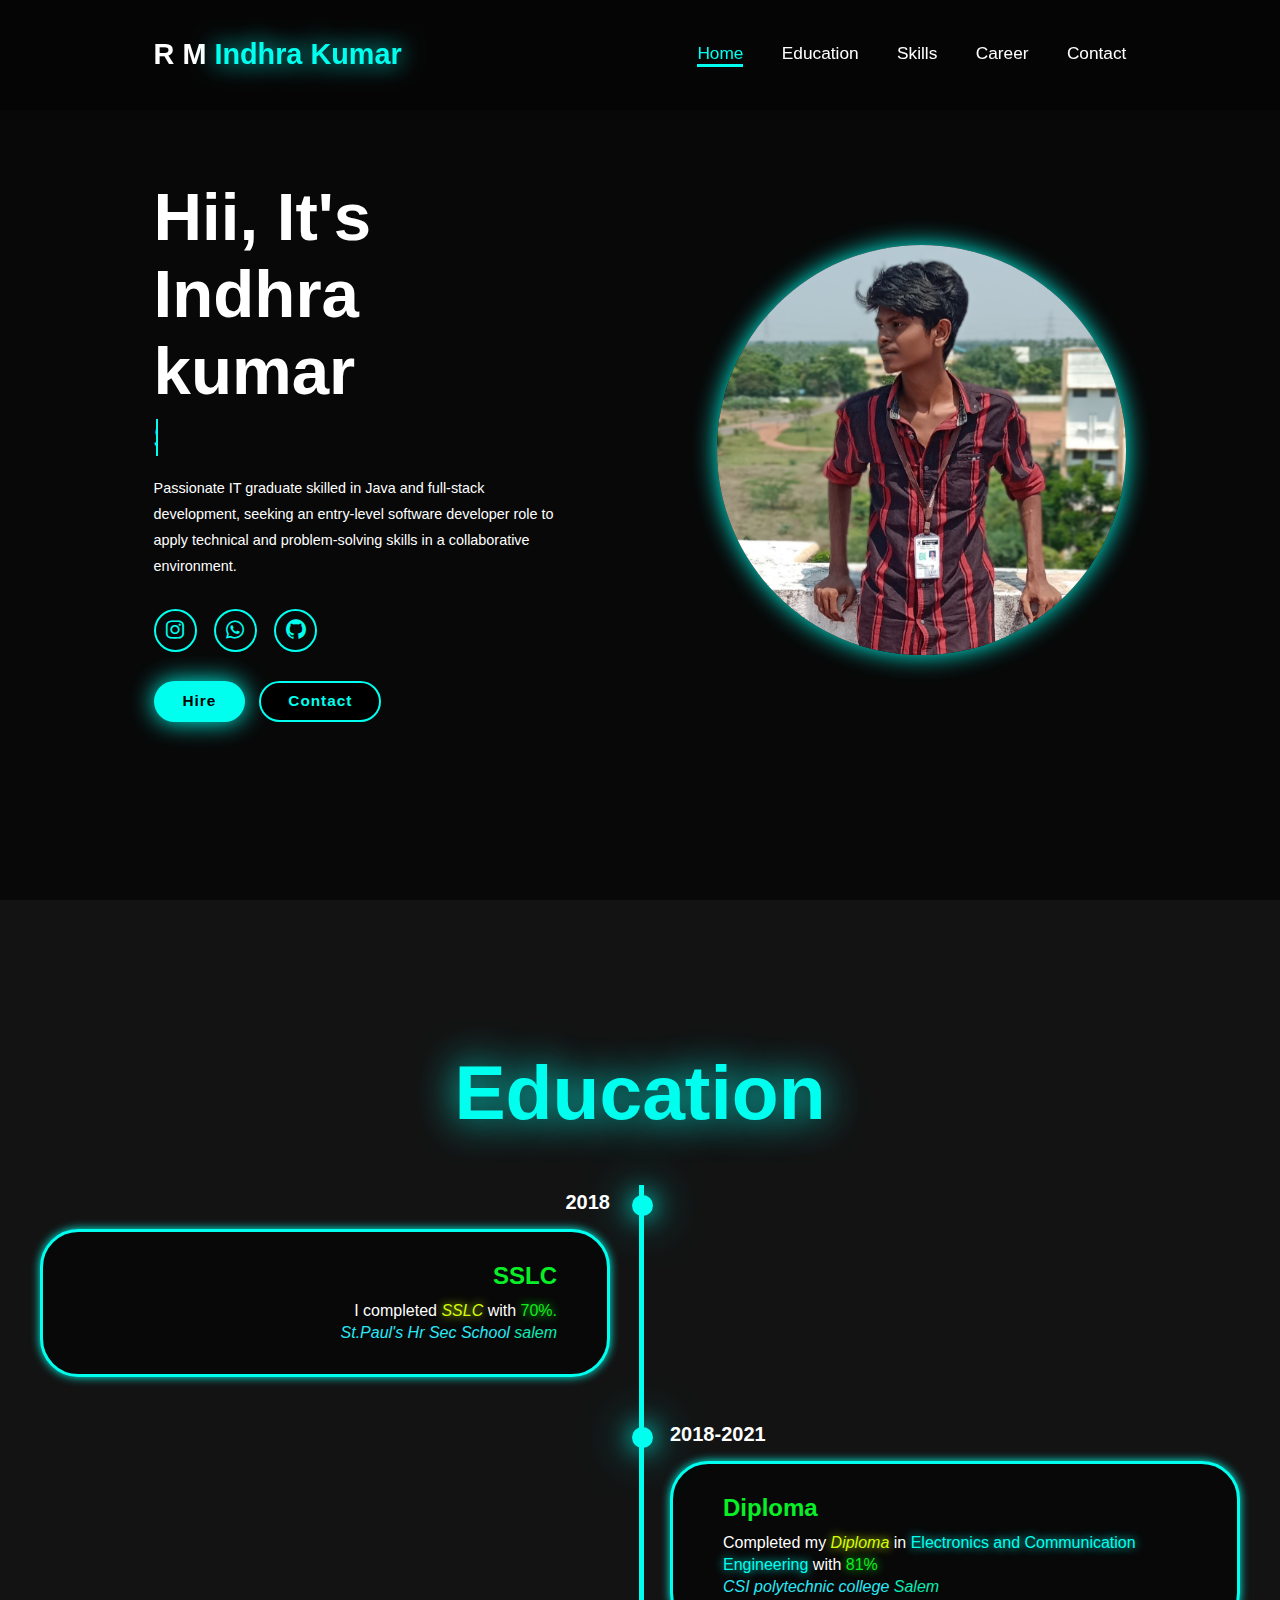
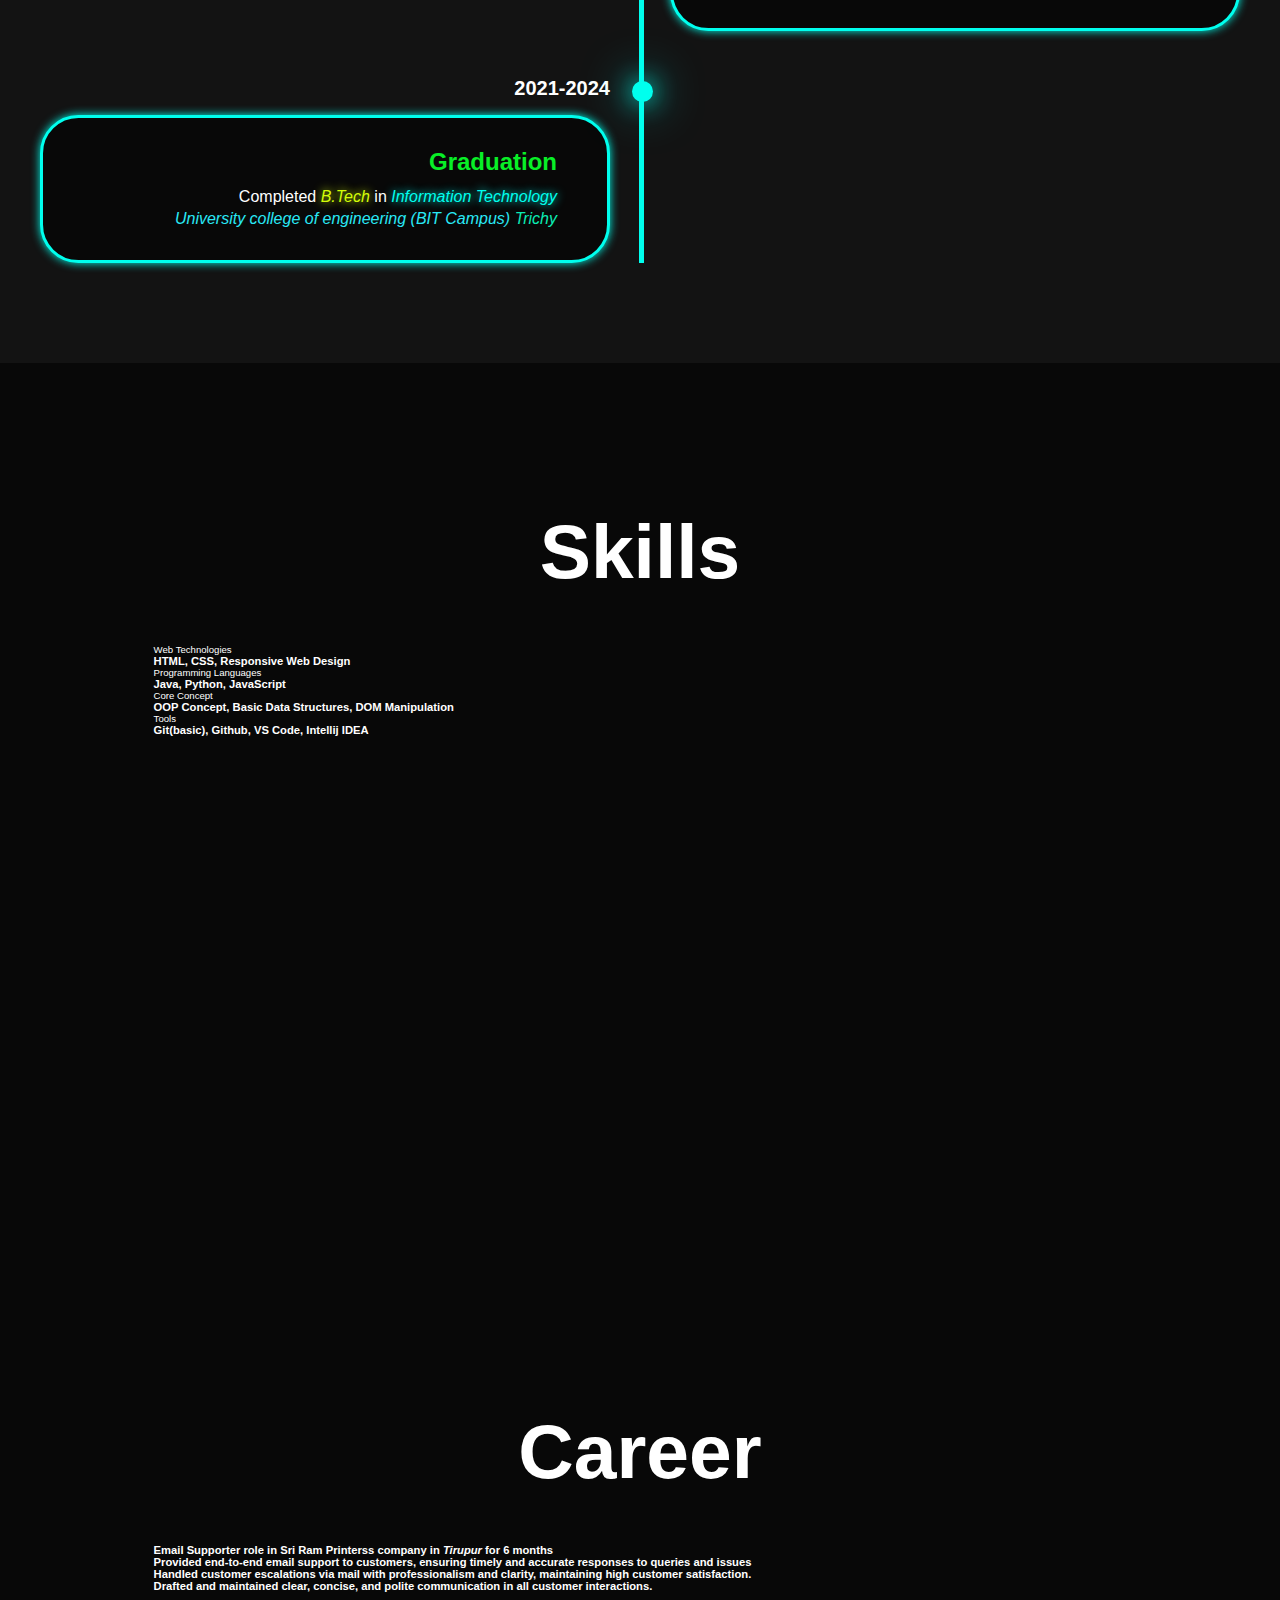
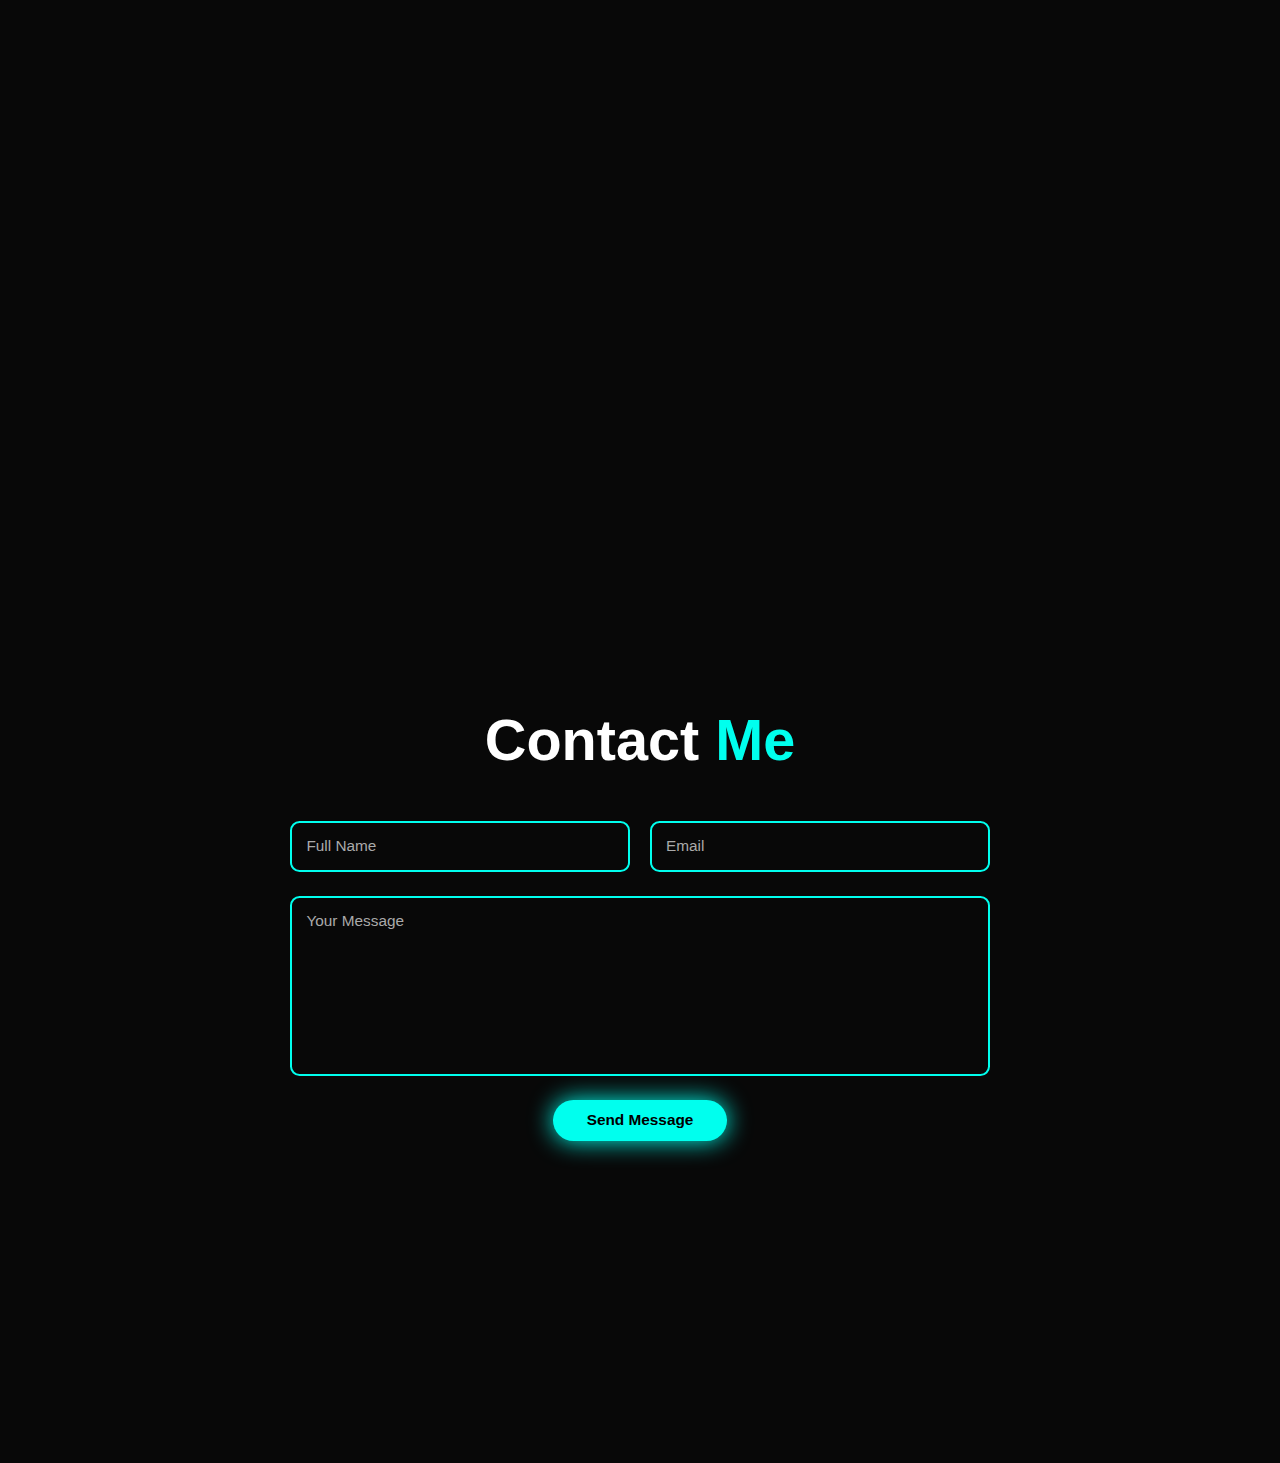
<file: index.html>
<html lang="en">
<head>
    <meta charset="UTF-8">
    <meta name="viewport" content="width=device-width, initial-scale=1.0">
    <title>_Indhrakumar_(Portfolio)</title>
    <link rel="stylesheet" href="profile.css">
    <link href='https://unpkg.com/boxicons@2.1.4/css/boxicons.min.css' rel='stylesheet'>
</head>
<body>
    <header class="header">
        <a href="#home" class="logo">R M <span> Indhra Kumar</span></a>
        <div id="menu-icon" class="menu-icon">
  <span></span>
  <span></span>
  <span></span>
</div>

        <nav class="navbar">
            <a href="#home" class="active">Home</a>
            <a href="#Education">Education</a>
            <a href="#skills">Skills</a>
            <a href="#career">Career</a>
            <a href="#contact">Contact</a>
        </nav>

    </header>
    <section class="home" id="home">
    <div class="home-content">
        <h1>
            Hii, It's <span class="name">Indhra kumar</span>
        </h1>
        <h3 class="text-animation"><span></span></h3>
        <p>Passionate IT graduate skilled in Java and full-stack development, seeking an entry-level 
software developer role to apply technical and problem-solving skills in a collaborative 
environment.</p>
        <div class="social-icons">
            <a href="https://www.instagram.com/_innocent_boy_i17/"><i class='bx bxl-instagram'></i></a>
            <a href="#"><i class='bx bxl-whatsapp'></i></a>
            <a href="https://github.com/indhrakumar"><i class='bx bxl-github'></i></a>
        </div>
        <div class="btn-group">
            <a href="#" class="btn">Hire</a>
            <a href="#contact"
            class="btn">Contact</a>
        </div>
    </div>
    <div class="home-img">
        <img src="indhar.jpg" alt="my pic">
    </div>
    </section>
    <section class="Education" id="Education">
     <h2 class="heading">Education</h2>
     <div class="timeline-items">
        <div class="timeline-item">
            <div class="timeline-dot"></div>
                <div class="timeline-date">2018</div>
                <div class="timeline-content">
                    <h3><b>SSLC</b></h3>
                    <p> I completed<span class="study"> SSLC</span> with <span class="mark">70%.</span></p>
                      <p class="name">  St.Paul's Hr Sec School<span class="place"> salem</span></p>
                </div>
            </div>
    
    
        <div class="timeline-item">
            <div class="timeline-dot"></div>
                <div class="timeline-date">2018-2021</div>
                <div class="timeline-content">
                    <h3><b>Diploma</b></h3>
                    <p>Completed my<span class="study"> Diploma</span> in<span class="dpt"> Electronics and Communication Engineering </span>with<span class="mark"> 81%</span></p>
                    <p class="name">CSI polytechnic college <span class="place">Salem</span></p>
                </div>
            </div>
        
    
    
        <div class="timeline-item">
            <div class="timeline-dot"></div>
                <div class="timeline-date">2021-2024</div>
                <div class="timeline-content">
                    <h3><b>Graduation</b></h3>
                    <p>Completed <span class="study"> B.Tech </span>in <span style="font-style: italic;"><span class="dpt"> Information Technology </span></p>
                    <p class="name">University college of engineering (BIT Campus) <span class="place">Trichy</span> </p>
                </div>
            </div>
        
        
    </div>
    
    </section>
   <section class="skills" id="skills">
    <h2 class="heading">Skills</h2>

    <div class="skill-timeline-items">

        <div class="skill-timeline-item">
            <div class="skill-timeline-dot"></div>
            <div class="skill-timeline-date">Web Technologies</div>
            <div class="skill-timeline-content">
                <h3><b>HTML, CSS, Responsive Web Design</b></h3>
            </div>
        </div>

        <div class="skill-timeline-item">
            <div class="skill-timeline-dot"></div>
            <div class="skill-timeline-date">Programming Languages</div>
            <div class="skill-timeline-content">
                <h3><b>Java, Python, JavaScript</b></h3>
            </div>
        </div>

        <div class="skill-timeline-item">
            <div class="skill-timeline-dot"></div>
            <div class="skill-timeline-date">Core Concept</div>
            <div class="skill-timeline-content">
                <h3><b>OOP Concept, Basic Data Structures, DOM Manipulation</b></h3>
            </div>
        </div>

        <div class="skill-timeline-item">
            <div class="skill-timeline-dot"></div>
            <div class="skill-timeline-date">Tools</div>
            <div class="skill-timeline-content">
                <h3><b>Git(basic), Github, VS Code, Intellij IDEA</b></h3>
            </div>
        </div>

    </div>
</section>
<section class="career" id="career">
    <h2 class="heading">Career</h2>
     <h3 class="heading2"><b class="role">Email Supporter </b>role in <b class="company">Sri Ram Printerss</b> company in <i class="loc">Tirupur</i> for <b class="period">6 months</b></h3>

    <div class="job-items">
        <div class="job-item">
            <div class="job-dot"></div>
            <div class="job-content">
                <h3>Provided end-to-end email support to customers, ensuring timely and accurate responses to queries and issues</h3>
            </div>
        </div>
         <div class="job-item">
            <div class="job-dot"></div>
            <div class="job-content">
                <h3>Handled customer escalations via mail with professionalism and clarity, maintaining high customer satisfaction.</h3>
            </div>
        </div>
         <div class="job-item">
            <div class="job-dot"></div>
            <div class="job-content">
                <h3>Drafted and maintained clear, concise, and polite communication in all customer interactions.</h3>
            </div>
        </div>
    </div>
</section>

<section class="contact" id="contact">
  <h2 class="heading">Contact <span>Me</span></h2>

  <form>
    <div class="input-group">
      <input type="text" placeholder="Full Name" required>
      <input type="email" placeholder="Email" required>
    </div>

    <textarea placeholder="Your Message" required></textarea>

    <button type="submit">Send Message</button>
  </form>
</section>


    <script src="profile.js"></script>
</body>
</html>
</file>
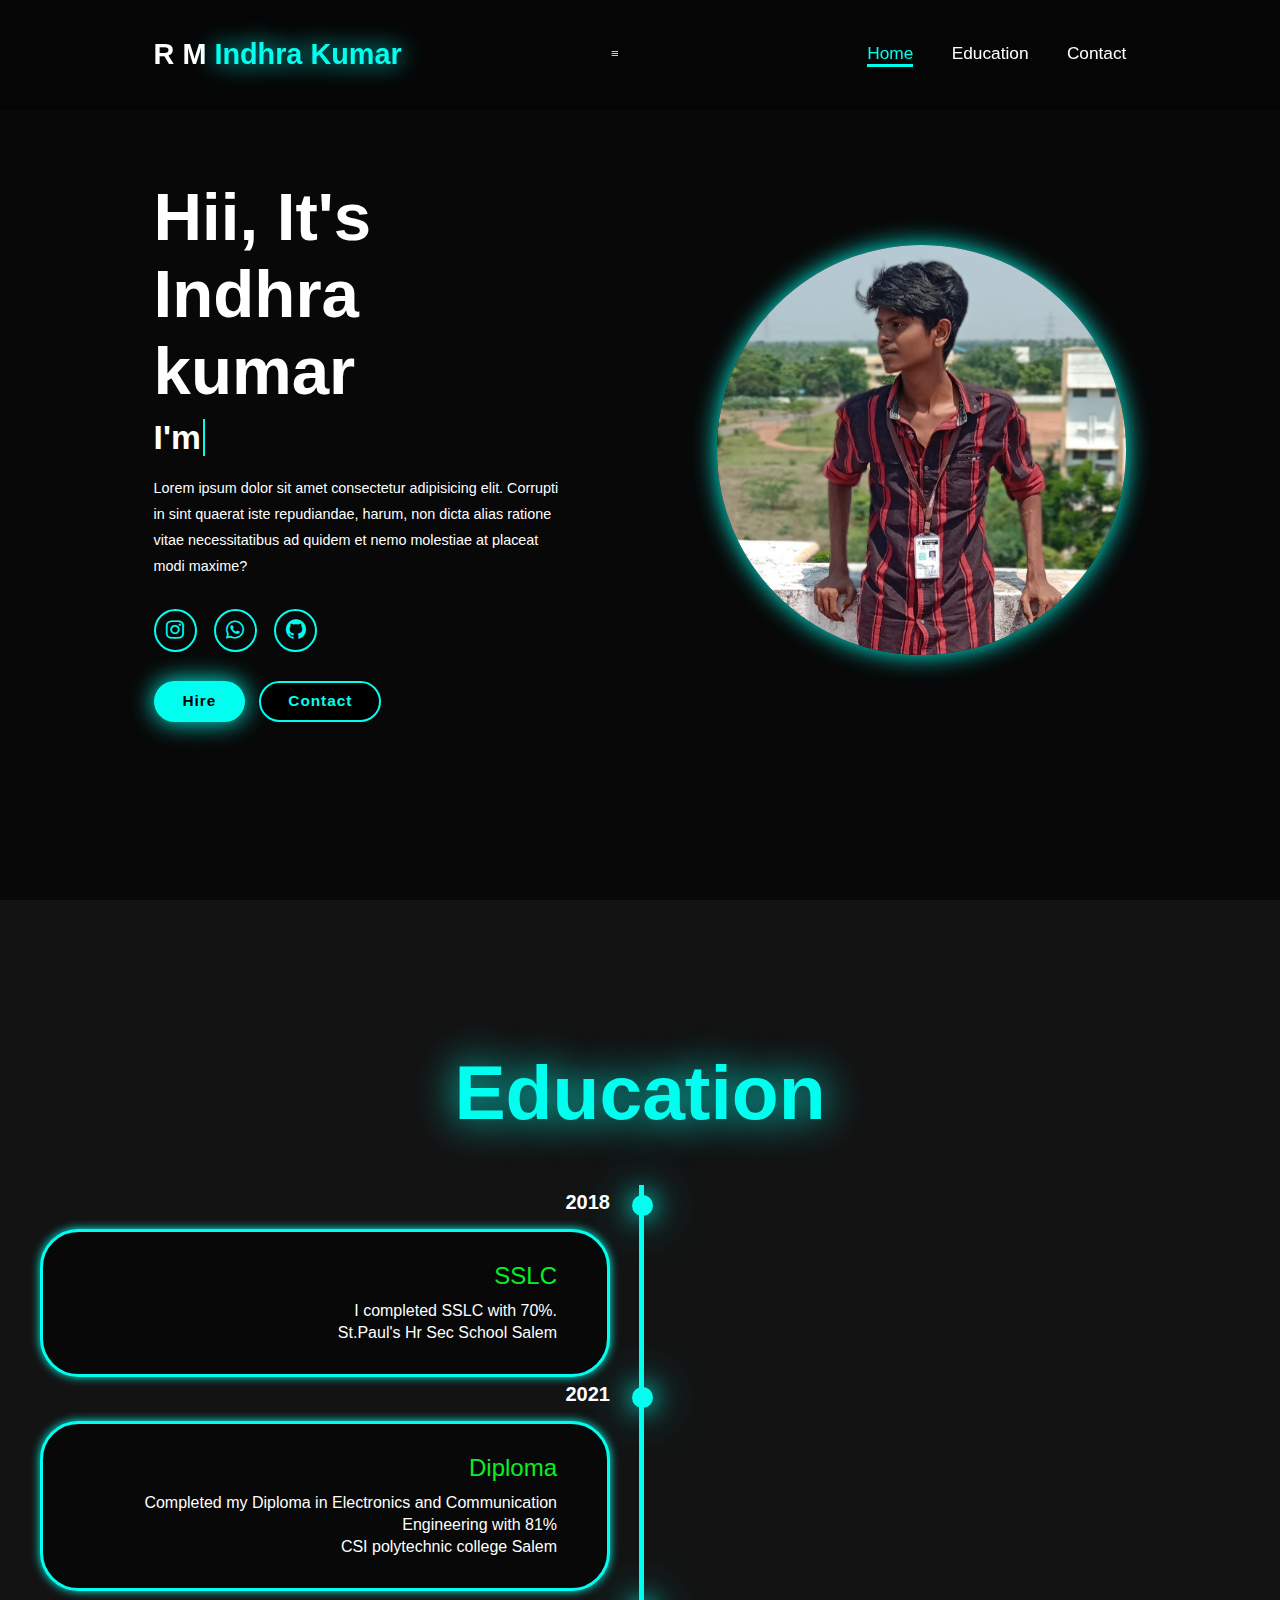
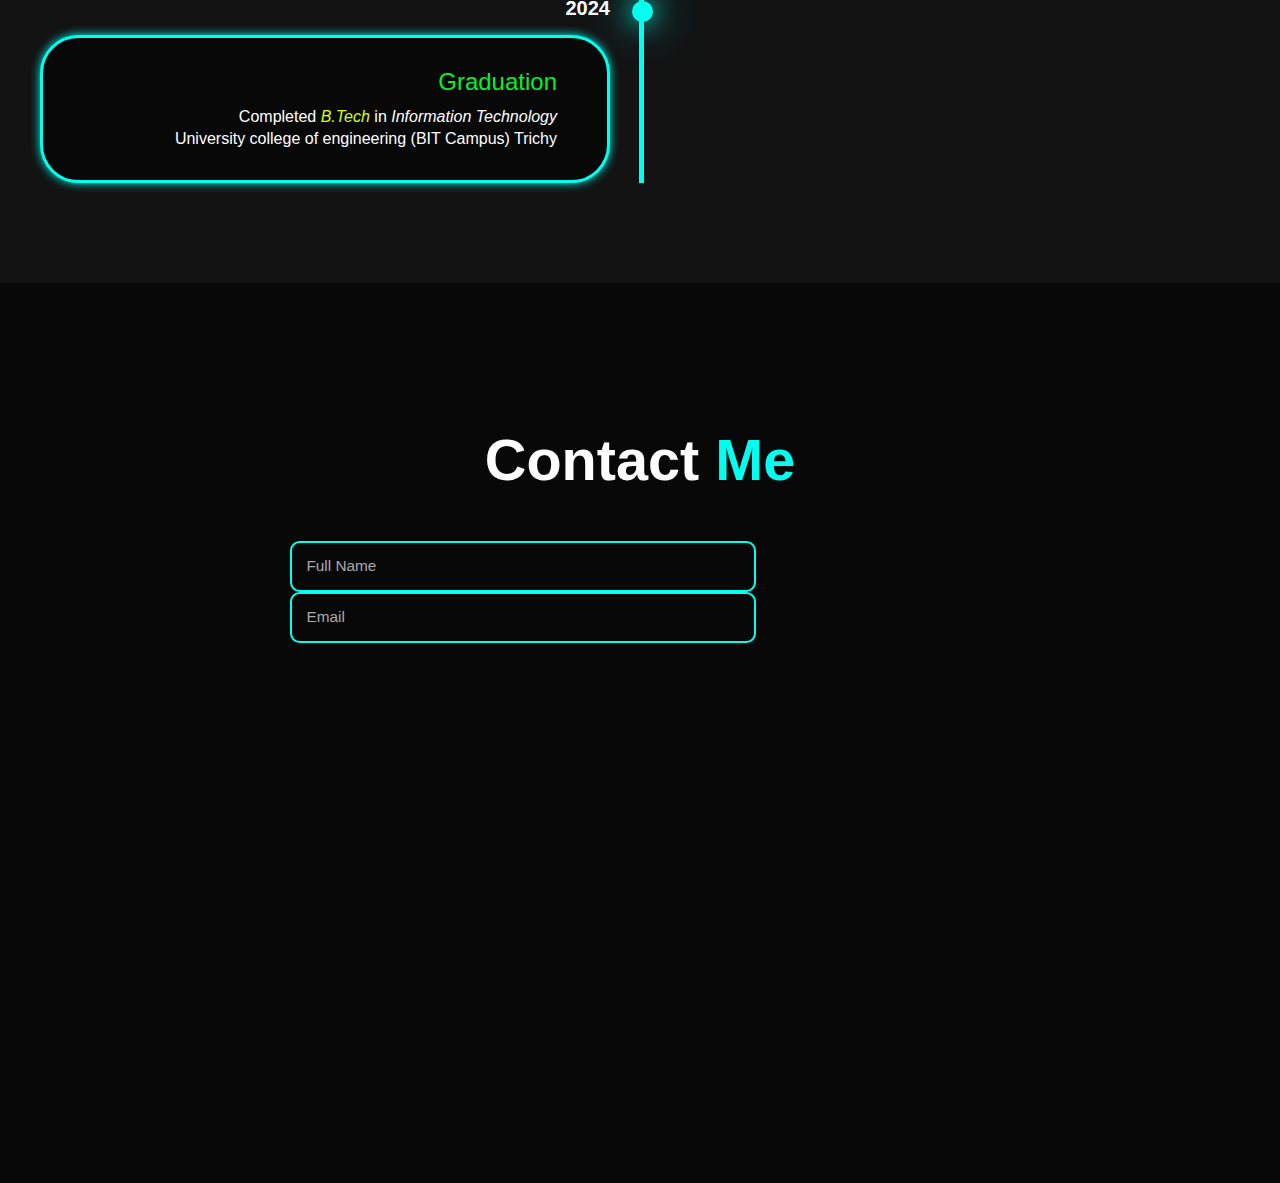
<file: profile.html>
<html lang="en">
<head>
    <meta charset="UTF-8">
    <meta name="viewport" content="width=device-width, initial-scale=1.0">
    <title>Profile</title>
    <link rel="stylesheet" href="profile.css">
    <link href='https://unpkg.com/boxicons@2.1.4/css/boxicons.min.css' rel='stylesheet'>
</head>
<body>
    <header class="header">
        <a href="#home" class="logo">R M <span> Indhra Kumar</span></a>
        <i class='bx bx-menu'id="menu-icon"></i>
        <nav class="navbar">
            <a href="#home" class="active">Home</a>
            <a href="#Education">Education</a>
            <a href="#contact">Contact</a>
        </nav>

    </header>
    <section class="home" id="home">
    <div class="home-content">
        <h1>
            Hii, It's <span>Indhra kumar</span>
        </h1>
        <h3 class="text-animation">I'm<span></span></h3>
        <p>Lorem ipsum dolor sit amet consectetur adipisicing elit. Corrupti in sint quaerat iste repudiandae, harum, non dicta alias ratione vitae necessitatibus ad quidem et nemo molestiae at placeat modi maxime?</p>
        <div class="social-icons">
            <a href="https://www.instagram.com/_innocent_boy_i17/"><i class='bx bxl-instagram'></i></a>
            <a href="#"><i class='bx bxl-whatsapp'></i></a>
            <a href="#"><i class='bx bxl-github'></i></a>
        </div>
        <div class="btn-group">
            <a href="#" class="btn">Hire</a>
            <a href="#contact"
            class="btn">Contact</a>
        </div>
    </div>
    <div class="home-img">
        <img src="indhar.jpg" alt="my pic">
    </div>
    </section>
    <section class="Education" id="Education">
     <h2 class="heading">Education</h2>
     <div class="timeline-items">
        <div class="timeline-item">
            <div class="timeline-dot"></div>
                <div class="timeline-date">2018</div>
                <div class="timeline-content">
                    <h3>SSLC</h3>
                    <p> I completed SSLC with 70%.</p>
                      <p>  St.Paul's Hr Sec School Salem </p>
                </div>
            </div>
    </div>
    <div class="timeline-items">
        <div class="timeline-item">
            <div class="timeline-dot"></div>
                <div class="timeline-date">2021</div>
                <div class="timeline-content">
                    <h3>Diploma</h3>
                    <p>Completed my Diploma in<span> Electronics and Communication Engineering </span>with 81%</p>
                    <p>CSI polytechnic college Salem </p>
                </div>
            </div>
        
    </div>
    <div class="timeline-items">
        <div class="timeline-item">
            <div class="timeline-dot"></div>
                <div class="timeline-date">2024</div>
                <div class="timeline-content">
                    <h3>Graduation</h3>
                    <p>Completed <span style="color:rgb(212, 253, 8);font-style: italic;"> B.Tech </span>in <span style="font-style: italic;"> Information Technology </span></p>
                    <p>University college of engineering (BIT Campus) Trichy </p>
                </div>
            </div>
        
        
    </div>
    
    </section>
    <section class="contact" id="contact">
        <h2 class="heading">Contact<span> Me</span></h2> 
        <form action="">
            <div class="input-group">
                <div class="input-box">
                    <input type="text"
                    placeholder="Full Name">
                    <input type="email"
                    placeholder="Email">
                </div>
            </div>
        </form>

    </section>


    <script src="profile.js"></script>
</body>
</html>
</file>
<file: profile.css>
*{
  margin:0;
  padding:0;
  box-sizing:border-box;
  text-decoration:none;
  outline:none;
  scroll-behavior:smooth;
  font-family:"Poppins",sans-serif;
}

:root{
  --bg-color:#080808;
  --second-bg-color:#131313;
  --text-color:#ffffff;
  --main-color:#00ffee;
}

html{
  font-size:60%;
  overflow-x:hidden;
}

body{
  background:var(--bg-color);
  color:var(--text-color);
}


.header{
  position:fixed;
  top:0;
  left:0;
  width:100%;
  padding:4rem 12%;
  background:rgba(0,0,0,0.3);
  backdrop-filter:blur(10px);
  display:flex;
  justify-content:space-between;
  align-items:center;
  z-index:1000;
}

.logo{
  font-size:3rem;
  font-weight:800;
  color:var(--text-color);
}
.logo span{
  color:var(--main-color);
  text-shadow:0 0 25px var(--main-color);
}


.navbar{
  display:flex;
}
.navbar a{
  font-size:1.8rem;
  color:var(--text-color);
  margin-left:4rem;
  font-weight:500;
  border-bottom:3px solid transparent;
}
.navbar a:hover,
.navbar a.active{
  color:var(--main-color);
  border-bottom:3px solid var(--main-color);
}


.menu-icon{
  width:30px;
  height:22px;
  display:none;
  flex-direction:column;
  justify-content:space-between;
  cursor:pointer;
}

.menu-icon span{
  width:100%;
  height:3px;
  background:var(--main-color);
  border-radius:5px;
  transition:0.4s ease;
}


.menu-icon.active span:nth-child(1){
  transform:translateY(9px) rotate(45deg);
}
.menu-icon.active span:nth-child(2){
  opacity:0;
}
.menu-icon.active span:nth-child(3){
  transform:translateY(-9px) rotate(-45deg);
}


section{
  min-height:100vh;
  padding:10rem 12% 10rem;
}


.home{
  display:flex;
  align-items:center;
  justify-content:center;
  gap:15rem;
}

.home-content{
  display:flex;
  flex-direction:column;
}

.home-content h1{
  font-size:7rem;
}
.home-content h3{
  font-size:3.5rem;
  margin:1rem 0 2rem;
}

.home-content p{
  font-size:1.5rem;
  line-height:1.8;
  max-width:1000px;
}


.social-icons a {
  display: inline-flex;
  justify-content: center;
  align-items: center;
  width: 4.5rem;
  height: 4.5rem;
  background: transparent;
  border: 2px solid var(--main-color);
  font-size: 2.5rem;
  border-radius: 50%;
  color: var(--main-color);
  margin: 3rem 1.5rem 3rem 0;
  transition: 0.3s ease-in-out;
}

.social-icons a:hover {
  color: var(--text-color);
  transform: scale(1.3) translateY(-5px);
  box-shadow: 0 0 25px var(--main-color);
  background-color: var(--main-color);
}



.btn {
  display: inline-block;
  padding: 1rem 2.8rem;
  background: var(--main-color);
  box-shadow: 0 0 25px var(--main-color);
  border-radius: 4rem;
  font-size: 1.6rem;
  color: black;
  border: 2px solid transparent;
  letter-spacing: 0.1rem;
  font-weight: 600;
  transition: 0.3s ease-in-out;
  cursor: pointer;
}

.btn:hover {
  transform: scale(1.05);
  box-shadow: 0 0 50px var(--main-color);
}



.btn-group {
  display: flex;
  align-items: center;
  gap: 1.5rem;
}

.btn-group a:nth-of-type(2) {
  background-color: black;
  color: var(--main-color);
  border: 2px solid var(--main-color);
  box-shadow: 0 0 25px transparent;
}

.btn-group a:nth-of-type(2):hover {
  box-shadow: 0 0 25px var(--main-color);
  background-color: var(--main-color);
  color: black;
}


.text-animation{
  font-size:3.4rem;
  font-weight:600;
}
.text-animation span{
  position:relative;
}
.text-animation span::before{
  content:" Software Developer";
  color:var(--main-color);
  animation:words 20s infinite;
}
.text-animation span::after{
  content:"";
  position:absolute;
  right:-4px;
  width:100%;
  height:100%;
  background:var(--bg-color);
  border-left:2px solid var(--main-color);
  animation:typing 20s steps(14) infinite, cursor 0.6s infinite;
}


@keyframes cursor{
  to{border-left:2px solid var(--main-color);}
}
@keyframes words{
  0%,20%{content:" Web Designer";}
  21%,40%{content:" Java Developer";}
  41%,60%{content:" Software Engineer";}
  61%,80%{content:" Full Stack Developer";}
  81%,100%{content:" Software Developer";}
}
@keyframes typing{
  0%{width:100%;}
  10%,20%{width:0;}
  30%,40%{width:100%;}
  50%,60%{width:0;}
  70%,80%{width:100%;}
  90%,100%{width:0;}
}


.home-img img{
  width:32vw;
  border-radius:50%;
  box-shadow:0 0 25px var(--main-color);
  transition:0.3s ease;
}
.home-img img:hover{
  box-shadow:0 0 25px var(--main-color),
             0 0 50px var(--main-color),
             0 0 100px var(--main-color);
}


.Education{
  padding:100px 15px;
  background:var(--second-bg-color);
}
.heading{
  font-size:8rem;
  text-align:center;
  margin:5rem 0;
}
.Education{ 
    padding: 100px 15px; 
    background: var(--second-bg-color); 
} 
.Education h2{ 
    color:#00ffee;
    text-shadow: 0 0 40px #00ffee;
    margin-bottom: 5rem; 
}
#Education h3{
    color: #08ef27;
   font-size: x-large;
   font-family:"Poppins",sans-serif;
   
}
#Education .name{
    color: rgb(41, 232, 246);
    font-style: italic;
}
#Education .place{
    color: rgb(11, 236, 180);
}
#Education .dpt{
    color: #00ffee;
    text-shadow: 0 0 10px  #00ffee;
}
#Education .study{
   color:rgb(212, 253, 8);
   font-style: italic;
    text-shadow: 0 0 10px  rgb(212, 253, 8);
}
#Education .mark{
    color: #0feb1a;
    text-shadow: 0 0 10px  #0feb1a;;
}

 .timeline-items{
     max-width: 1200px;
      margin: auto;
       display: flex; 
       flex-wrap: wrap;
        position: relative; 
    }
     .timeline-items::before{ 
        content: ""; 
        position: absolute; 
        width: 5px; 
        height: 100%; 
        background-color: var(--main-color); 
        left: calc(50% - 1px); } 
        .timeline-item{ 
            margin-bottom: 40px ; 
            width: 100%; 
            position: relative; 
        } 
        .timeline-item:last-child{ 
            margin-bottom: 0; 
        } 
        .timeline-item:nth-child(odd){ 
            padding-right: calc(50% + 30px); 
            text-align: right; 
        } 
        .timeline-item:nth-child(even){ 
            padding-left: calc(50% + 30px); 
        } 
        .timeline-dot{ height: 21px; 
            width: 21px; 
            background-color: var(--main-color); 
            box-shadow: 0 0 25px var(--main-color),
                         0 0 50px var(--main-color); 
            position: absolute; left:calc(50% - 8px); 
            border-radius: 50%; top: 10px; 
        } 
        .timeline-date{ 
            font-size: 20px; 
            font-weight: 800; 
            color: white; 
            margin: 6px 0 15px; 
        } 
        .timeline-content{ 
            background-color: var(--bg-color); 
            border: 3px solid var(--main-color); 
            padding: 30px 50px; 
            border-radius: 4rem; 
            box-shadow: 0 0 10px var(--main-color); 
            cursor: pointer; 
            transition: 0.3s ease-in-out; 
        } 
        .timeline-content:hover{ 
            transform: scale(1.05); 
            box-shadow: 0 0 25px var(--main-color); 
        } 
        .timeline-content h3{ 
            font-size: 20px; 
            color: white; 
            margin: 0 0 10px; 
            font-weight: 500; 
        } 
        .timeline-content p{ 
            color: white; 
            font-size: 16px; 
            font-weight: 300; 
            line-height: 22px; 
        }


::-webkit-scrollbar{width:15px;}
::-webkit-scrollbar-thumb{background:var(--main-color);}
::-webkit-scrollbar-track{background:var(--bg-color);}


@media (max-width:768px){

  .header{
    padding:2rem 5%;
  }


  .menu-icon{
    display:flex;
    margin-left:auto;
  }

  
  .navbar{
    position:absolute;
    top:100%;
    right:0;
    left:auto;
    width:220px;
    background:rgba(0,0,0,0.9);
    backdrop-filter:blur(15px);
    display:none;
    flex-direction:column;
    padding:1.5rem;
  }

  .navbar a{
    margin:1rem 0;
    font-size:1.8rem;
  }

  .navbar.active{
    display:flex;
  }

 
  .home{
    flex-direction:column-reverse;
    text-align:center;
    gap:5rem;
  }

  .home-content h1{
    font-size:4.5rem;
  }
  .home-content h3{
    font-size:2.5rem;
  }
  .text-animation{
    font-size:2.2rem;
  }

  .home-img img{
    width:70vw;
    max-width:280px;
  }
}


.contact {
  min-height: 100vh;
  padding: 10rem 12% 5rem;
  background: var(--bg-color);
  text-align: center;
}

.contact .heading {
  font-size: 6rem;
  margin-bottom: 5rem;
}

.contact .heading span {
  color: var(--main-color);
}


.contact form {
  max-width: 700px;
  margin: 0 auto;
  display: flex;
  flex-direction: column;
  gap: 2.5rem;
}


.contact .input-group {
  display: flex;
  gap: 2rem;
}

.contact input,
.contact textarea {
  width: 100%;
  padding: 1.5rem;
  background: transparent;
  border: 2px solid var(--main-color);
  border-radius: 1rem;
  font-size: 1.6rem;
  color: var(--text-color);
  outline: none;
}

.contact input::placeholder,
.contact textarea::placeholder {
  color: #aaa;
}

.contact textarea {
  resize: none;
  height: 180px;
}


.contact button {
  align-self: center;
  padding: 1.2rem 3.5rem;
  font-size: 1.6rem;
  border-radius: 4rem;
  background: var(--main-color);
  color: black;
  font-weight: 600;
  cursor: pointer;
  border: none;
  transition: 0.3s ease-in-out;
  box-shadow: 0 0 25px var(--main-color);
}

.contact button:hover {
  transform: scale(1.05);
  box-shadow: 0 0 50px var(--main-color);
}


@media (max-width: 768px) {

  .contact {
    padding: 8rem 5% 4rem;
  }

  .contact .heading {
    font-size: 4.5rem;
  }

  .contact .input-group {
    flex-direction: column;
  }
}
</file>
